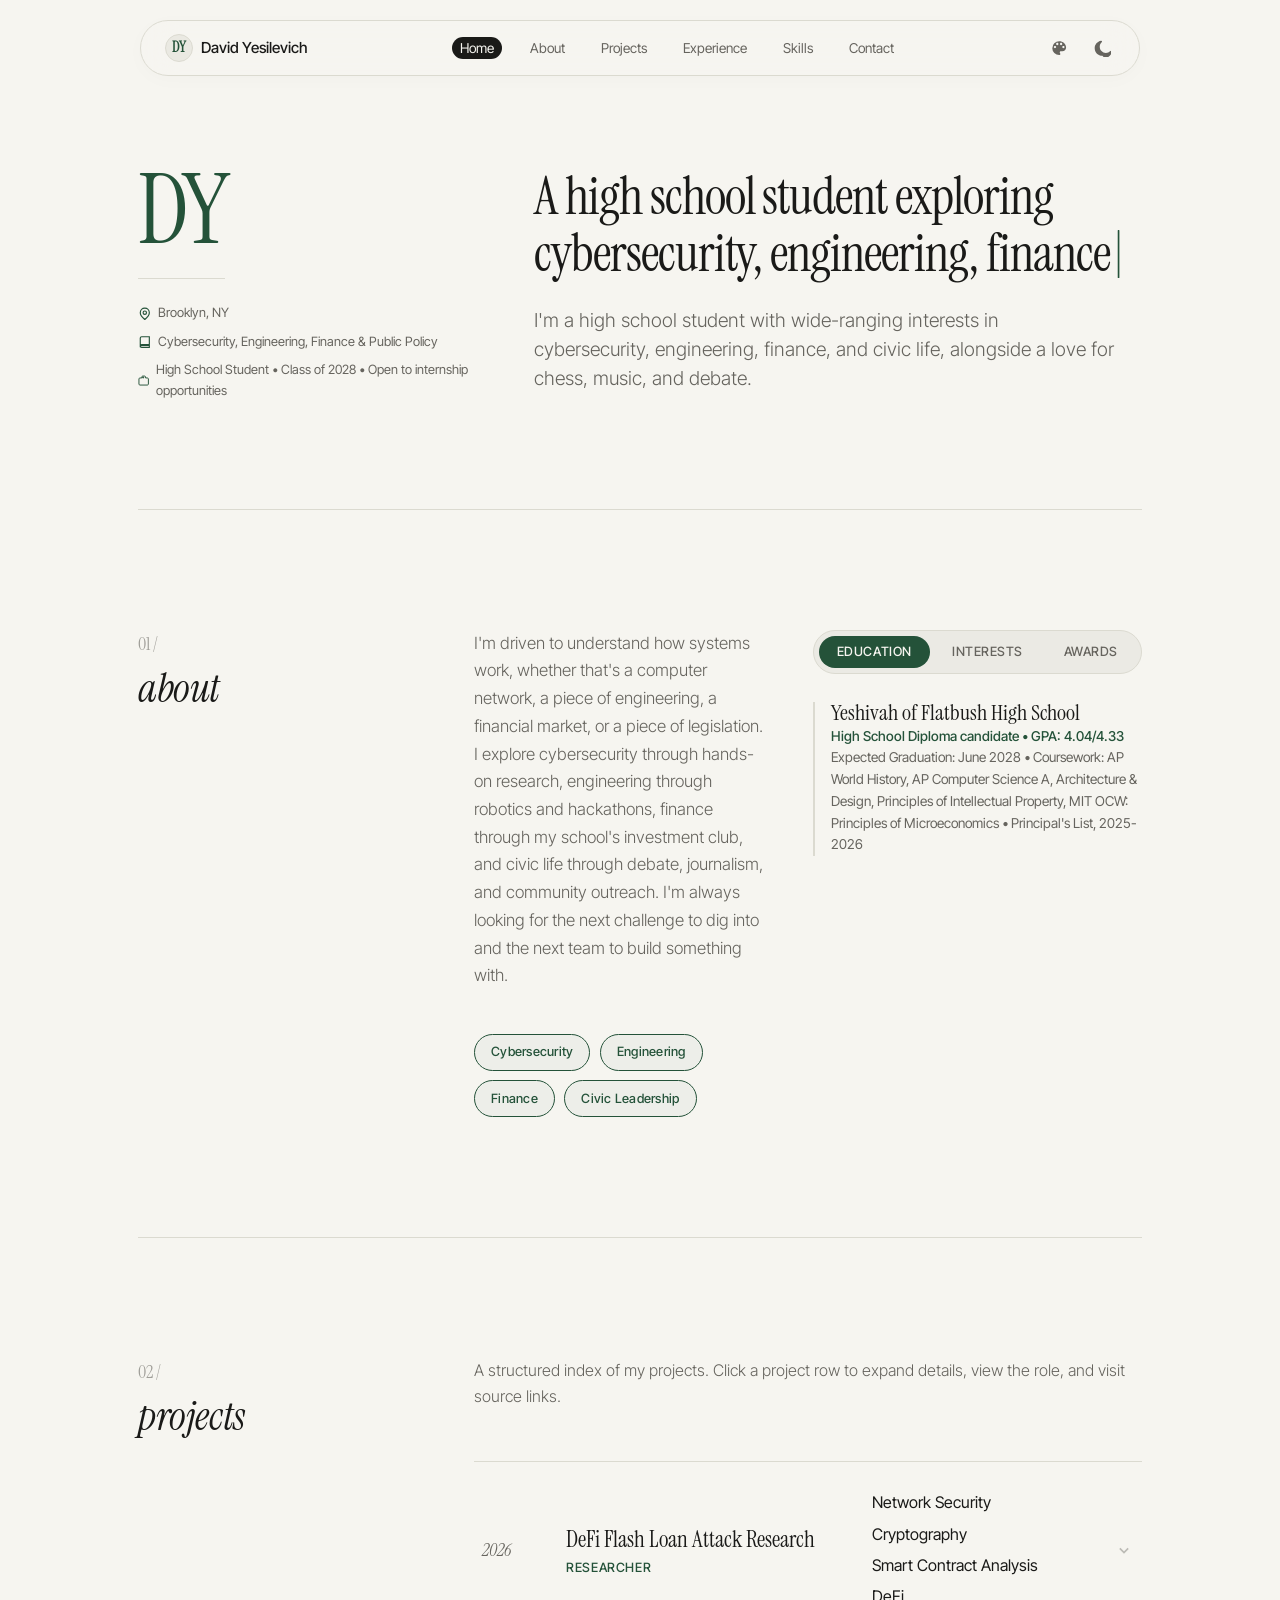
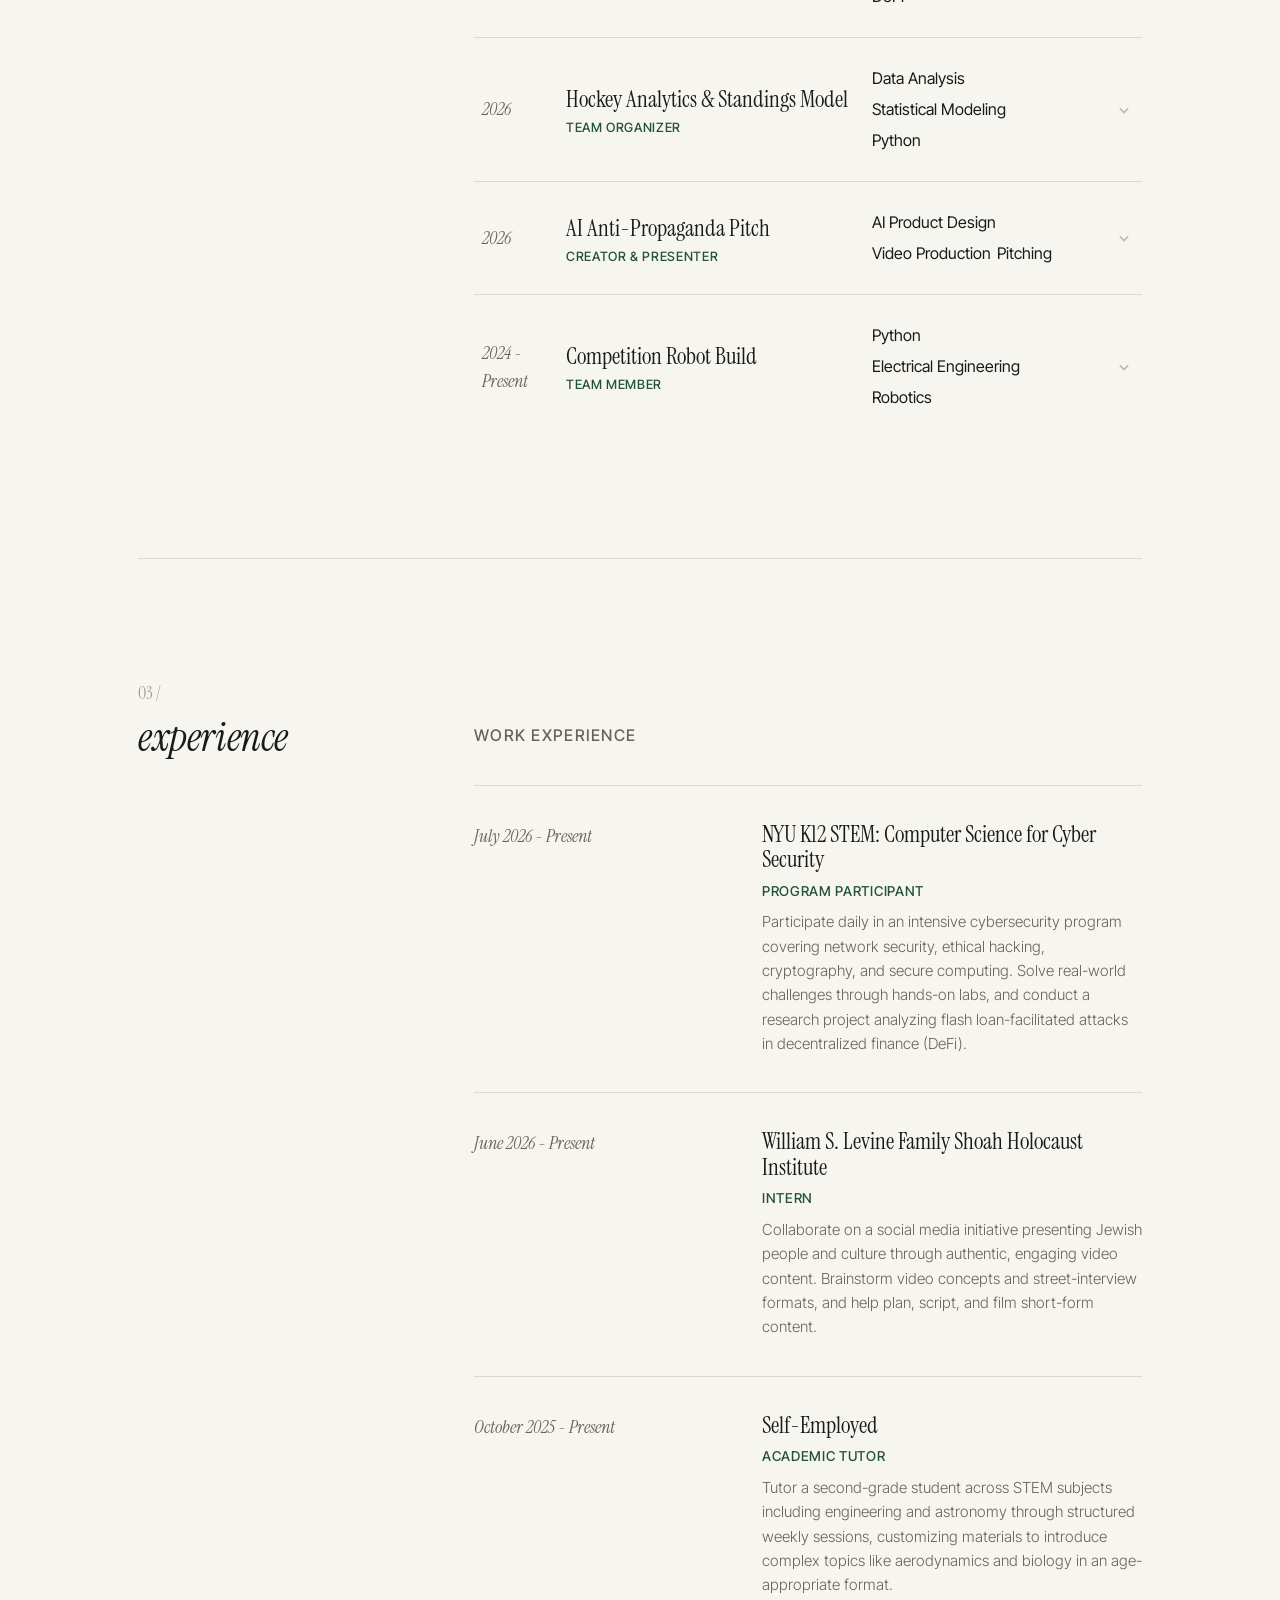
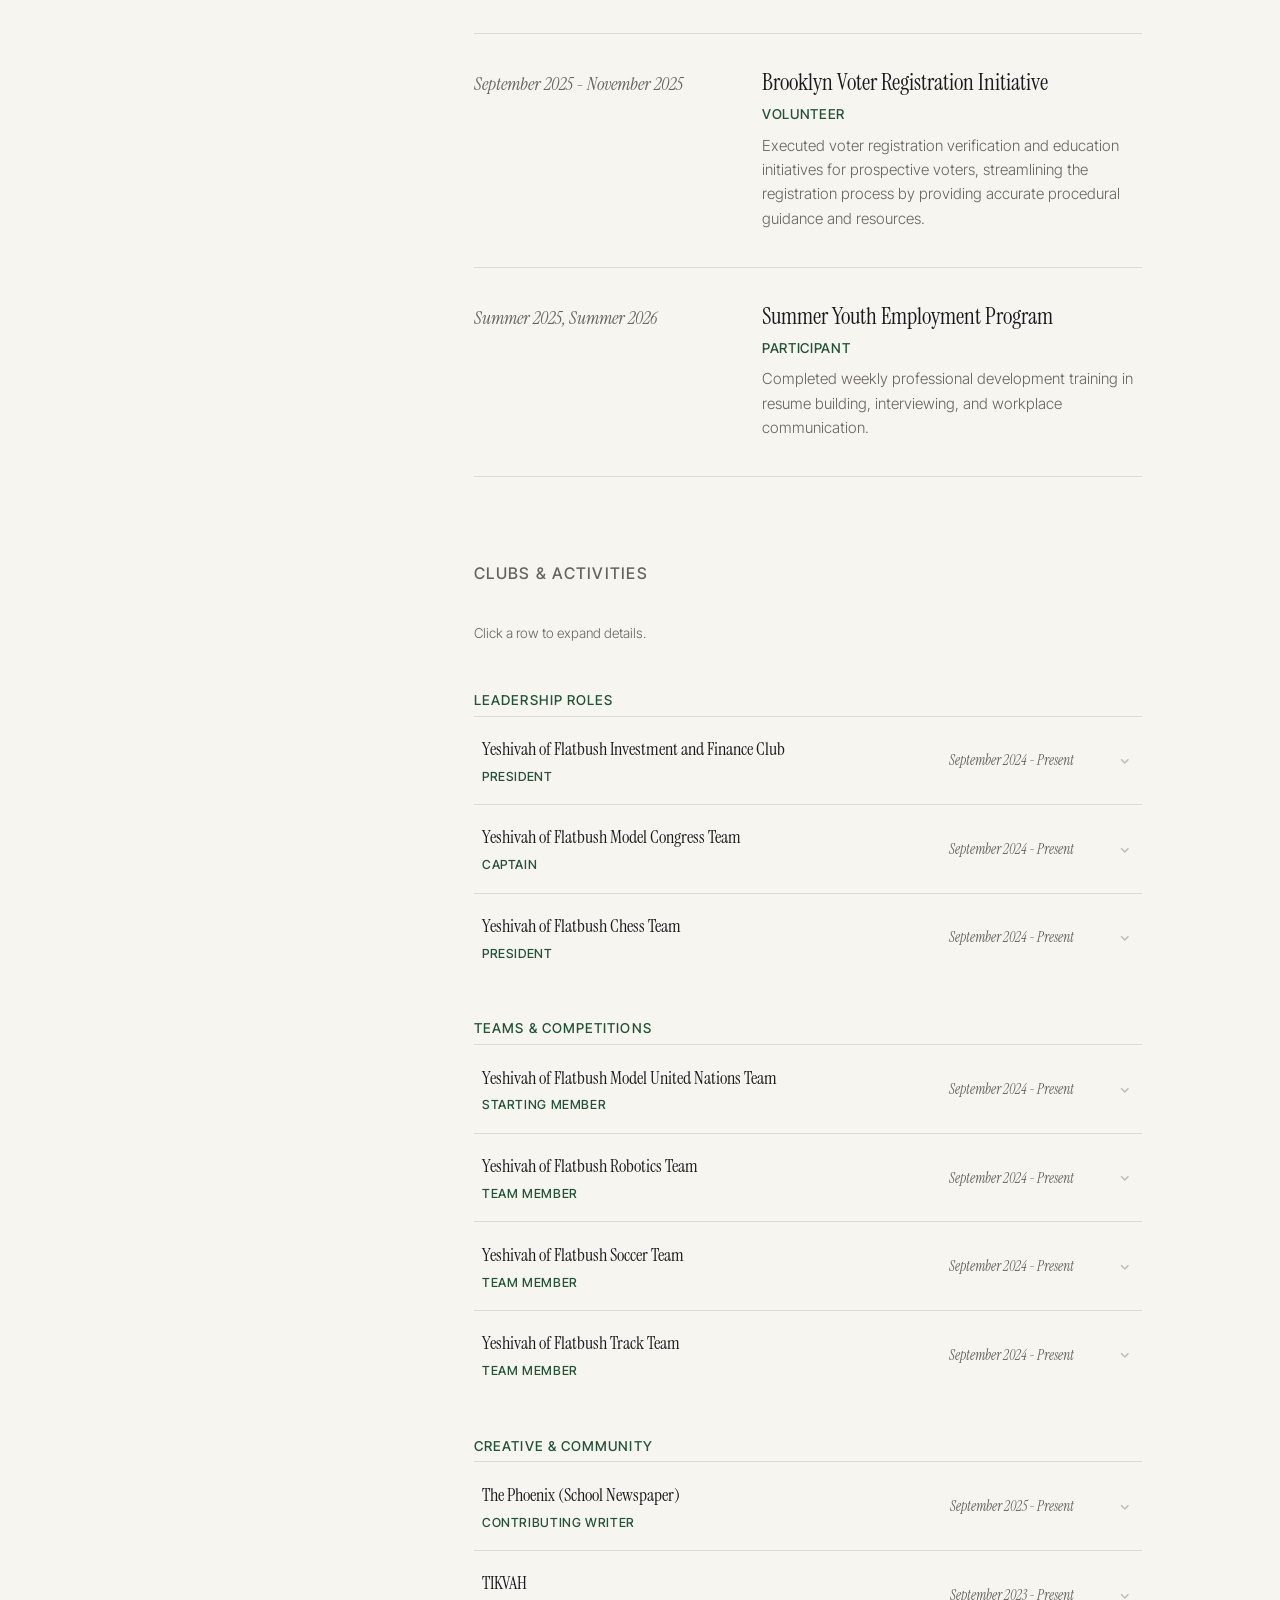
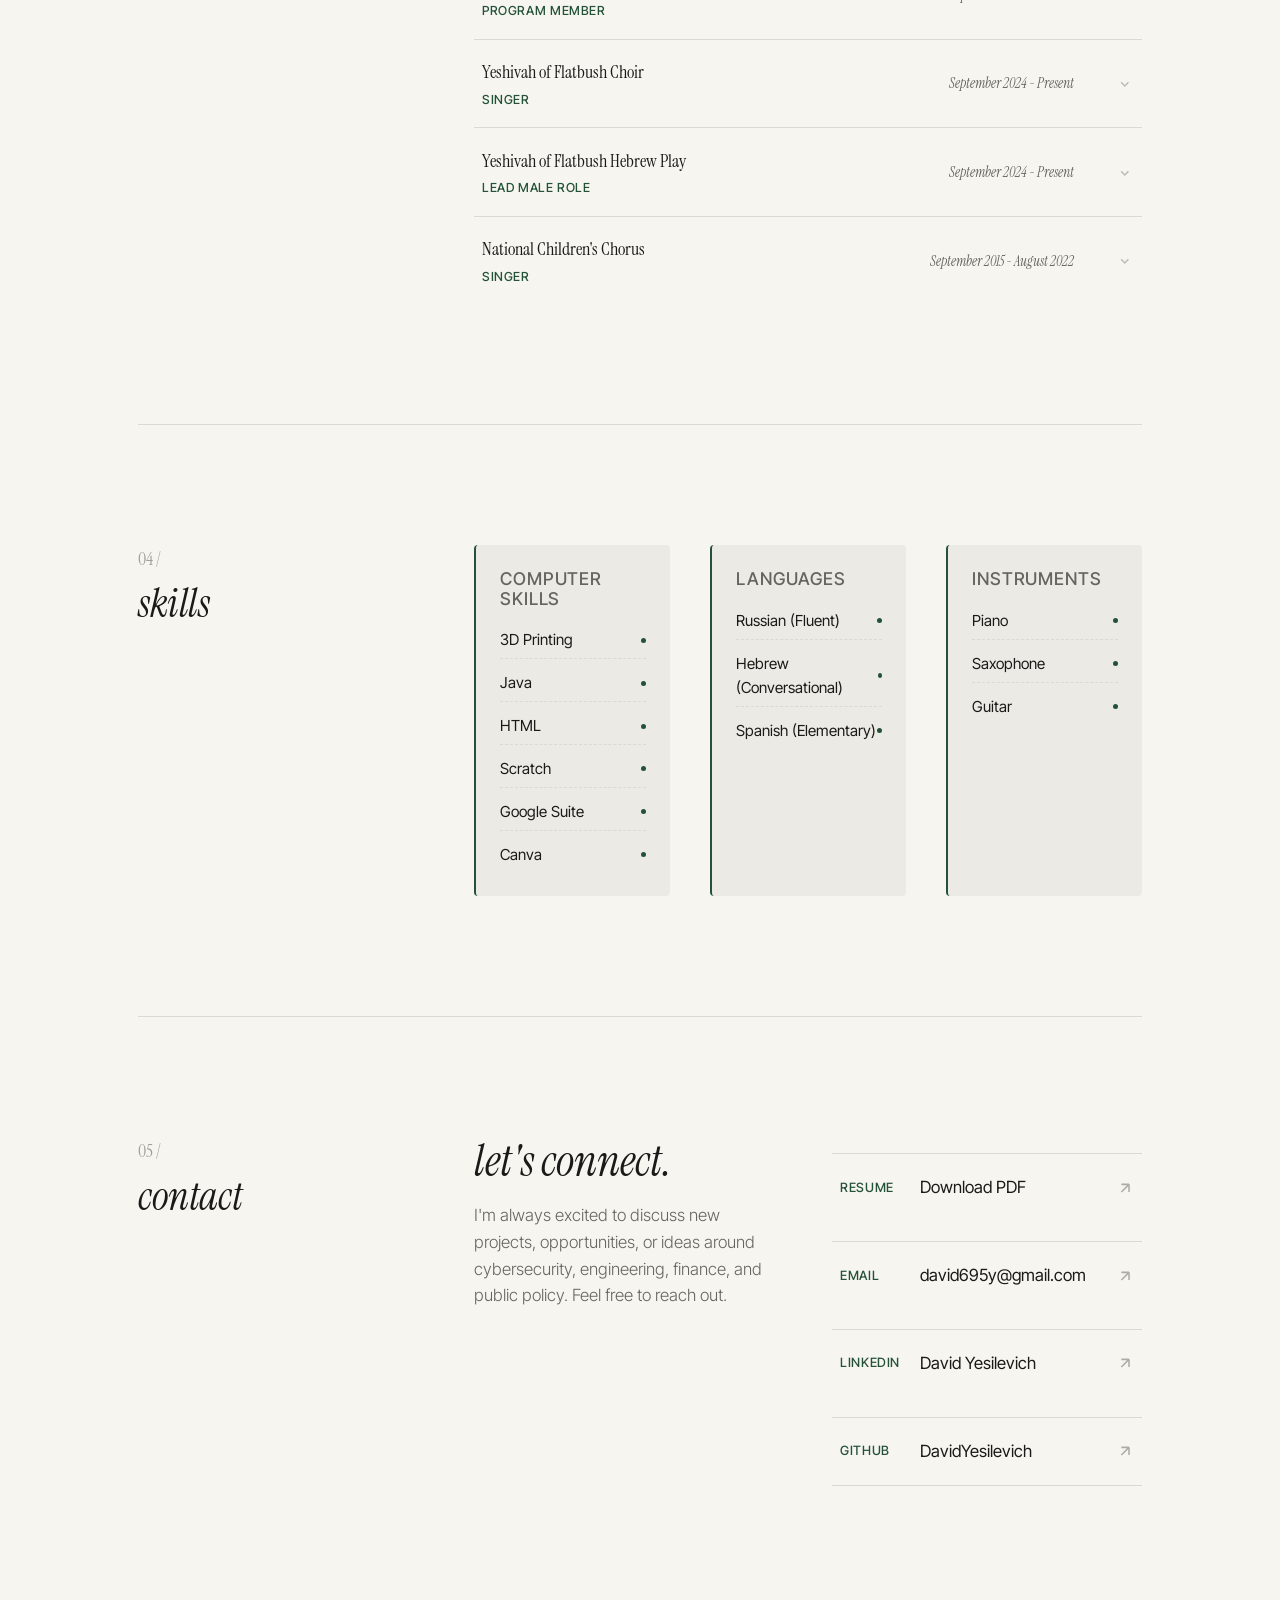
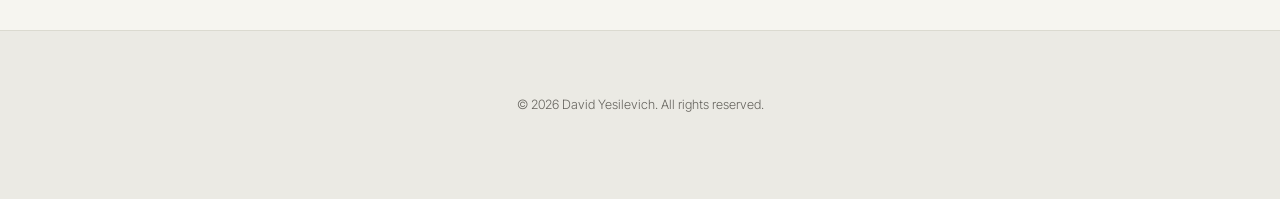
<file: index.html>
<!DOCTYPE html>
<html lang="en">
<head>
  <meta charset="UTF-8">
  <meta name="viewport" content="width=device-width, initial-scale=1.0">
  <title>Portfolio | Home</title>
  <meta name="description" content="Personal portfolio and project showcase. Built with a premium, asymmetric editorial layout.">
  <link rel="stylesheet" href="style.css">
</head>
<body id="home-page">

  <!-- ==========================================
       SCROLL PROGRESS BAR
       ========================================== -->
  <div id="scroll-progress"></div>

  <!-- ==========================================
       NAVIGATION HEADER
       ========================================== -->
  <header class="site-header">
    <div class="nav-container">
      <a href="#home" class="nav-brand" aria-label="Scroll to Top">
        <!-- Small monogram circle: populates initials, or photo if configured -->
        <div id="header-monogram-wrapper" class="brand-monogram" data-field="initials">YN</div>
        <span data-field="name">YOUR NAME</span>
      </a>
      
      <!-- Mobile Menu Button (Hamburger) -->
      <button class="mobile-menu-btn" id="mobile-menu-toggle" aria-label="Toggle navigation menu" aria-expanded="false">
        <svg fill="currentColor" viewBox="0 0 24 24">
          <path d="M3 18h18v-2H3v2zm0-5h18v-2H3v2zm0-7v2h18V6H3z"/>
        </svg>
      </button>
      
      <!-- Anchor Navigation Links -->
      <nav>
        <ul class="nav-links">
          <li><a href="#home" class="nav-link">Home</a></li>
          <li><a href="#about" class="nav-link">About</a></li>
          <li><a href="#projects" class="nav-link">Projects</a></li>
          <li><a href="#experience" class="nav-link">Experience</a></li>
          <li><a href="#skills" class="nav-link">Skills</a></li>
          <li><a href="#contact" class="nav-link">Contact</a></li>
        </ul>
      </nav>
      
      <!-- Control elements: Color Palette and Dark/Light Mode -->
      <div class="nav-controls">
        <!-- Dynamic Color Palette Picker -->
        <div class="color-picker-wrapper">
          <button class="palette-btn" id="palette-dropdown-btn" aria-label="Choose accent color" aria-haspopup="true" aria-expanded="false">
            <!-- Palette Icon -->
            <svg viewBox="0 0 24 24"><path d="M12 3a9 9 0 0 0 0 18c.83 0 1.5-.67 1.5-1.5 0-.39-.15-.74-.39-1.01-.23-.26-.38-.61-.38-.99 0-.83.67-1.5 1.5-1.5H16c2.76 0 5-2.24 5-5 0-4.42-4.03-8-9-8zm-5.5 9c-.83 0-1.5-.67-1.5-1.5S5.67 9 6.5 9 8 9.67 8 10.5 7.33 12 6.5 12zm3-4C8.67 8 8 7.33 8 6.5S8.67 5 9.5 5s1.5.67 1.5 1.5S10.33 8 9.5 8zm5 0c-.83 0-1.5-.67-1.5-1.5S13.67 5 14.5 5s1.5.67 1.5 1.5S15.33 8 14.5 8zm3 4c-.83 0-1.5-.67-1.5-1.5s.67-1.5 1.5-1.5 1.5.67 1.5 1.5-.67 1.5-1.5 1.5z"/></svg>
          </button>
          
          <!-- Dropdown Swatches Menu -->
          <div class="accent-dropdown" id="accent-swatches-menu" role="menu">
            <button class="swatch swatch-sage" data-accent="sage" aria-label="Sage Green" role="menuitem"></button>
            <button class="swatch swatch-ocean" data-accent="ocean" aria-label="Ocean Blue" role="menuitem"></button>
            <button class="swatch swatch-terracotta" data-accent="terracotta" aria-label="Terracotta Rust" role="menuitem"></button>
            <button class="swatch swatch-plum" data-accent="plum" aria-label="Plum Purple" role="menuitem"></button>
            <button class="swatch swatch-slate" data-accent="slate" aria-label="Slate Gray" role="menuitem"></button>
          </div>
        </div>
        
        <!-- Light / Dark Mode Toggle Button -->
        <button class="theme-toggle" id="theme-toggle-btn" aria-label="Toggle light and dark mode">
          <!-- Sun Icon (shown in dark mode) -->
          <svg class="sun-icon" viewBox="0 0 24 24"><path d="M12 7c-2.76 0-5 2.24-5 5s2.24 5 5 5 5-2.24 5-5-2.24-5-5-5zM2 13h2c.55 0 1-.45 1-1s-.45-1-1-1H2c-.55 0-1 .45-1 1s.45 1 1 1zm18 0h2c.55 0 1-.45 1-1s-.45-1-1-1h-2c-.55 0-1 .45-1 1s.45 1 1 1zM11 2v2c0 .55.45 1 1 1s1-.45 1-1V2c0-.55-.45-1-1-1s-1 .45-1 1zm0 18v2c0 .55.45 1 1 1s1-.45 1-1v-2c0-.55-.45-1-1-1s-1 .45-1 1zM5.99 4.58c-.39-.39-1.03-.39-1.41 0s-.39 1.03 0 1.41l1.06 1.06c.39.39 1.03.39 1.41 0s.39-1.03 0-1.41L5.99 4.58zm12.37 12.37c-.39-.39-1.03-.39-1.41 0s-.39 1.03 0 1.41l1.06 1.06c.39.39 1.03.39 1.41 0s.39-1.03 0-1.41l-1.06-1.06zm1.06-10.96c.39-.39.39-1.03 0-1.41s-1.03-.39-1.41 0l-1.06 1.06c-.39.39-.39 1.03 0 1.41s1.03.39 1.41 0l1.06-1.06zM7.05 18.01c.39-.39.39-1.03 0-1.41s-1.03-.39-1.41 0l-1.06 1.06c-.39.39-.39 1.03 0 1.41s1.03.39 1.41 0l1.06-1.06z"/></svg>
          <!-- Moon Icon (shown in light mode) -->
          <svg class="moon-icon" viewBox="0 0 24 24"><path d="M12.3 22h-.1c-5.5 0-10-4.5-10-10 0-4.8 3.5-8.9 8.3-9.7.7-.1 1.3.4 1.3 1.1 0 .4-.2.8-.5 1-1.6 1.5-2.5 3.6-2.5 5.8 0 4.4 3.6 8 8 8 2.2 0 4.3-.9 5.8-2.5.3-.3.7-.5 1.1-.5.7 0 1.2.6 1.1 1.3-.9 4.8-5 8.3-9.7 8.3z"/></svg>
        </button>
      </div>
    </div>
  </header>

  <!-- ==========================================
       MAIN SITE CONTENT
       ========================================== -->
  <main class="container">
    
    <!-- 0. HERO SECTION -->
    <section id="home" class="hero-section" aria-label="Introduction">
      <div class="hero-visual">
        <!-- Monogram initials or Custom Avatar image -->
        <!-- EDIT THIS IN script.js -> portfolioData.avatarUrl / initials -->
        <div id="hero-avatar-container">
          <!-- Populated dynamically: initials or image -->
          <div class="hero-monogram-circle" data-field="initials">YN</div>
        </div>
        
        <!-- Metadata: Location, Focus, Status -->
        <div class="hero-aside-meta">
          <div class="hero-meta-block">
            <svg viewBox="0 0 24 24"><path d="M12 2a8 8 0 00-8 8c0 5.25 8 12 8 12s8-6.75 8-12a8 8 0 00-8-8zm0 11a3 3 0 110-6 3 3 0 010 6z"/></svg>
            <span id="hero-location">YOUR CITY</span>
          </div>
          <div class="hero-meta-block">
            <svg viewBox="0 0 24 24"><path d="M4 19.5A2.5 2.5 0 016.5 17H20V3H6.5a2.5 2.5 0 00-2.5 2.5v14zM4 19.5A2.5 2.5 0 006.5 22H20v-3H6.5a2.5 2.5 0 00-2.5 2.5z"/></svg>
            <span id="hero-focus">YOUR FOCUS AREAS</span>
          </div>
          <div class="hero-meta-block">
            <svg viewBox="0 0 24 24"><path d="M20 6h-4V4c0-1.11-.89-2-2-2h-4c-1.11 0-2 .89-2 2v2H4c-1.11 0-1.99.89-1.99 2L2 19c0 1.11.89 2 2 2h16c1.11 0 2-.89 2-2V8c0-1.11-.89-2-2-2zm-8 0h-2V4h2v2z"/></svg>
            <span id="hero-status">YOUR CURRENT STATUS</span>
          </div>
        </div>
      </div>
      
      <div class="hero-text">
        <h1 class="hero-headline" id="hero-tagline">YOUR TAGLINE</h1>
        <p class="hero-intro" id="hero-intro">YOUR SHORT BIO DESCRIPTION</p>
      </div>
    </section>

    <!-- 1. ABOUT SECTION -->
    <section id="about" class="editorial-section scroll-section" aria-labelledby="about-title">
      <div class="section-aside">
        <span class="section-num">01 /</span>
        <h2 id="about-title">about</h2>
      </div>
      <div class="section-content">
        <div class="about-grid">
          <!-- Story Block -->
          <!-- EDIT THIS IN script.js -> portfolioData.about.long -->
          <div class="about-body-wrap">
            <div class="about-body" id="about-long">
              <!-- Populated dynamically -->
            </div>

            <!-- Focus Chips: interactive tags linking to relevant sections -->
            <!-- EDIT THIS IN script.js -> portfolioData.focusChips -->
            <div class="focus-chips" id="focus-chips-container">
              <!-- Populated dynamically -->
            </div>
          </div>
          
          <!-- Details Block: tabbed Education / Interests / Awards -->
          <div class="about-extra">
            <div class="about-tabs" role="tablist" aria-label="About details">
              <button class="about-tab active" data-tab="education" role="tab" aria-selected="true" aria-controls="education-panel" id="tab-education">Education</button>
              <button class="about-tab" data-tab="interests" role="tab" aria-selected="false" aria-controls="interests-panel" id="tab-interests">Interests</button>
              <button class="about-tab" data-tab="awards" role="tab" aria-selected="false" aria-controls="awards-panel" id="tab-awards">Awards</button>
            </div>

            <!-- Education Panel -->
            <!-- EDIT THIS IN script.js -> portfolioData.education -->
            <div class="about-tab-panel active" data-panel="education" id="education-panel" role="tabpanel" aria-labelledby="tab-education">
              <div id="education-container">
                <!-- Populated dynamically -->
              </div>
            </div>
            
            <!-- Interests Panel -->
            <!-- EDIT THIS IN script.js -> portfolioData.interests -->
            <div class="about-tab-panel" data-panel="interests" id="interests-panel" role="tabpanel" aria-labelledby="tab-interests" hidden>
              <div id="interests-container">
                <!-- Populated dynamically -->
              </div>
            </div>

            <!-- Awards Panel -->
            <!-- EDIT THIS IN script.js -> portfolioData.awards -->
            <div class="about-tab-panel" data-panel="awards" id="awards-panel" role="tabpanel" aria-labelledby="tab-awards" hidden>
              <div id="awards-container">
                <!-- Populated dynamically -->
              </div>
            </div>
          </div>
        </div>
      </div>
    </section>

    <!-- 2. PROJECTS SECTION -->
    <section id="projects" class="editorial-section scroll-section" aria-labelledby="projects-title">
      <div class="section-aside">
        <span class="section-num">02 /</span>
        <h2 id="projects-title">projects</h2>
      </div>
      <div class="section-content">
        <p>A structured index of my projects. Click a project row to expand details, view the role, and visit source links.</p>
        
        <!-- Interactive Projects Table Container -->
        <!-- EDIT THIS IN script.js -> portfolioData.projects -->
        <div class="projects-table" id="projects-table-container">
          <!-- Populated dynamically -->
        </div>
      </div>
    </section>

    <!-- 3. EXPERIENCE SECTION -->
    <section id="experience" class="editorial-section scroll-section" aria-labelledby="experience-title">
      <div class="section-aside">
        <span class="section-num">03 /</span>
        <h2 id="experience-title">experience</h2>
      </div>
      <div class="section-content">
        <!-- Work Experience Timeline Grid -->
        <!-- EDIT THIS IN script.js -> portfolioData.experience -->
        <h3 class="subsection-heading">Work Experience</h3>
        <div class="timeline" id="experience-container">
          <!-- Populated dynamically -->
        </div>

        <!-- Clubs & Activities Accordion -->
        <!-- EDIT THIS IN script.js -> portfolioData.clubs -->
        <h3 class="subsection-heading">Clubs &amp; Activities</h3>
        <p class="subsection-note">Click a row to expand details.</p>
        <div class="clubs-accordion" id="clubs-container">
          <!-- Populated dynamically -->
        </div>
      </div>
    </section>

    <!-- 4. SKILLS SECTION -->
    <section id="skills" class="editorial-section scroll-section" aria-labelledby="skills-title">
      <div class="section-aside">
        <span class="section-num">04 /</span>
        <h2 id="skills-title">skills</h2>
      </div>
      <div class="section-content">
        <!-- Categorized Skills Grid -->
        <!-- EDIT THIS IN script.js -> portfolioData.skills -->
        <div class="skills-columns" id="skills-container">
          <!-- Populated dynamically -->
        </div>
      </div>
    </section>

    <!-- 5. CONTACT SECTION -->
    <section id="contact" class="editorial-section scroll-section" aria-labelledby="contact-title">
      <div class="section-aside">
        <span class="section-num">05 /</span>
        <h2 id="contact-title">contact</h2>
      </div>
      <div class="section-content">
        <div class="contact-grid">
          <div class="contact-text">
            <h3>let's connect.</h3>
            <p id="contact-intro">YOUR CONTACT CTA INTRO</p>
          </div>
          
          <div class="contact-links-list">
            <!-- Resume -->
            <a href="#" class="contact-row-link" id="contact-resume-row" target="_blank" rel="noopener noreferrer" aria-label="Download resume">
              <span class="label">Resume</span>
              <span class="value contact-value">YOUR RESUME</span>
              <span class="arrow">
                <svg viewBox="0 0 24 24"><path d="M7 17L17 7M17 7H7M17 7V17"/></svg>
              </span>
            </a>

            <!-- Email -->
            <a href="#" class="contact-row-link" id="contact-email-row" aria-label="Send email">
              <span class="label">Email</span>
              <span class="value contact-value">YOUR EMAIL</span>
              <span class="arrow">
                <svg viewBox="0 0 24 24"><path d="M7 17L17 7M17 7H7M17 7V17"/></svg>
              </span>
            </a>

            <!-- LinkedIn -->
            <a href="#" class="contact-row-link" id="contact-linkedin-row" target="_blank" rel="noopener noreferrer" aria-label="Visit LinkedIn Profile">
              <span class="label">LinkedIn</span>
              <span class="value contact-value">YOUR LINKEDIN URL</span>
              <span class="arrow">
                <svg viewBox="0 0 24 24"><path d="M7 17L17 7M17 7H7M17 7V17"/></svg>
              </span>
            </a>

            <!-- GitHub -->
            <a href="#" class="contact-row-link" id="contact-github-row" target="_blank" rel="noopener noreferrer" aria-label="Visit GitHub Profile">
              <span class="label">GitHub</span>
              <span class="value contact-value">YOUR GITHUB URL</span>
              <span class="arrow">
                <svg viewBox="0 0 24 24"><path d="M7 17L17 7M17 7H7M17 7V17"/></svg>
              </span>
            </a>
          </div>
        </div>
      </div>
    </section>

  </main>

  <!-- ==========================================
       FOOTER
       ========================================== -->
  <footer>
    <div class="container">
      <p>&copy; <span id="footer-year">2026</span> <span data-field="name">YOUR NAME</span>. All rights reserved.</p>
    </div>
  </footer>

  <!-- Unified Engine script loading -->
  <script src="script.js"></script>
</body>
</html>
</file>
<file: style.css>
/* ==========================================================================
   STYLE REDESIGN: PREMIUM EDITORIAL VISUAL SYSTEM (style.css)
   ========================================================================== */

/* --- Google Fonts Import --- */
@import url('https://fonts.googleapis.com/css2?family=Instrument+Serif:ital@0;1&family=Inter+Tight:ital,wght@0,100..900;1,100..900&display=swap');

:root {
  /* Fonts */
  --font-serif: 'Instrument Serif', Georgia, serif;
  --font-sans: 'Inter Tight', system-ui, -apple-system, sans-serif;

  /* Accent Color Palettes (Contrast-vetted for Light and Dark Modes) */
  --sage-light: #245239;
  --sage-dark: #81c7a5;
  --ocean-light: #16405c;
  --ocean-dark: #78add2;
  --terracotta-light: #943d2c;
  --terracotta-dark: #eb8f7e;
  --plum-light: #6e2a53;
  --plum-dark: #d68bbe;
  --slate-light: #3e4654;
  --slate-dark: #a9b7cc;

  /* Default Light Theme (Warm Paper Aesthetics) */
  --bg-color: #f6f5f0;
  --bg-surface: #ebeae4;
  --text-color: #1a1a18;
  --text-muted: #66645e;
  --border-color: #dbdad0;
  --focus-ring: rgba(0, 0, 0, 0.08);
  --monogram-bg: #eae9e2;
  --scrollbar-bg: #e2e1d7;

  /* Active Accent Variable - Default to Sage */
  --accent-color: var(--sage-light);
  --accent-trans: rgba(36, 82, 57, 0.04);
  --accent-trans-strong: rgba(36, 82, 57, 0.12);
}

/* Dark Theme Overrides */
[data-theme="dark"] {
  --bg-color: #0d0d0c;
  --bg-surface: #161615;
  --text-color: #e6e5df;
  --text-muted: #94928b;
  --border-color: #242422;
  --focus-ring: rgba(255, 255, 255, 0.06);
  --monogram-bg: #1c1c1b;
  --scrollbar-bg: #1d1d1c;

  /* Active Accent Variable - Default to Sage */
  --accent-color: var(--sage-dark);
  --accent-trans: rgba(129, 199, 165, 0.05);
  --accent-trans-strong: rgba(129, 199, 165, 0.15);
}

/* --- Dynamic Accent Swatch Mappings --- */
/* Light Mode Accents */
[data-accent="sage"] {
  --accent-color: var(--sage-light);
  --accent-trans: rgba(36, 82, 57, 0.04);
  --accent-trans-strong: rgba(36, 82, 57, 0.12);
}

[data-accent="ocean"] {
  --accent-color: var(--ocean-light);
  --accent-trans: rgba(22, 64, 92, 0.04);
  --accent-trans-strong: rgba(22, 64, 92, 0.12);
}

[data-accent="terracotta"] {
  --accent-color: var(--terracotta-light);
  --accent-trans: rgba(148, 61, 44, 0.04);
  --accent-trans-strong: rgba(148, 61, 44, 0.12);
}

[data-accent="plum"] {
  --accent-color: var(--plum-light);
  --accent-trans: rgba(110, 42, 83, 0.04);
  --accent-trans-strong: rgba(110, 42, 83, 0.12);
}

[data-accent="slate"] {
  --accent-color: var(--slate-light);
  --accent-trans: rgba(62, 70, 84, 0.04);
  --accent-trans-strong: rgba(62, 70, 84, 0.12);
}

/* Dark Mode Accents */
[data-theme="dark"][data-accent="sage"] {
  --accent-color: var(--sage-dark);
  --accent-trans: rgba(129, 199, 165, 0.05);
  --accent-trans-strong: rgba(129, 199, 165, 0.15);
}

[data-theme="dark"][data-accent="ocean"] {
  --accent-color: var(--ocean-dark);
  --accent-trans: rgba(120, 173, 210, 0.05);
  --accent-trans-strong: rgba(120, 173, 210, 0.15);
}

[data-theme="dark"][data-accent="terracotta"] {
  --accent-color: var(--terracotta-dark);
  --accent-trans: rgba(235, 143, 126, 0.05);
  --accent-trans-strong: rgba(235, 143, 126, 0.15);
}

[data-theme="dark"][data-accent="plum"] {
  --accent-color: var(--plum-dark);
  --accent-trans: rgba(214, 139, 190, 0.05);
  --accent-trans-strong: rgba(214, 139, 190, 0.15);
}

[data-theme="dark"][data-accent="slate"] {
  --accent-color: var(--slate-dark);
  --accent-trans: rgba(169, 183, 204, 0.05);
  --accent-trans-strong: rgba(169, 183, 204, 0.15);
}

/* --- Reset & Base Styles --- */
* {
  box-sizing: border-box;
  margin: 0;
  padding: 0;
}

html {
  scroll-behavior: smooth;
  scroll-padding-top: 5rem;
  /* Matches sticky navigation header height */
  background-color: var(--bg-color);
  color: var(--text-color);
  font-family: var(--font-sans);
  font-size: 16px;
  line-height: 1.6;
  transition: background-color 0.4s ease, color 0.4s ease, border-color 0.4s ease;
}

body {
  min-height: 100vh;
  display: flex;
  flex-direction: column;
  overflow-x: hidden;
}

/* Typography Customization */
h1,
h2,
h3,
h4 {
  font-family: var(--font-serif);
  font-weight: 400;
  line-height: 1.1;
  color: var(--text-color);
}

p {
  color: var(--text-muted);
  font-weight: 300;
  margin-bottom: 1.25rem;
}

a {
  color: var(--accent-color);
  text-decoration: none;
  transition: opacity 0.2s ease, color 0.2s ease;
}

a:hover {
  opacity: 0.85;
}

/* --- Scroll Progress Bar --- */
#scroll-progress {
  position: fixed;
  top: 0;
  left: 0;
  width: 0%;
  height: 2px;
  background-color: var(--accent-color);
  z-index: 2000;
  transition: width 0.05s ease, background-color 0.4s ease;
}

/* --- Layout Grid --- */
.container {
  width: 100%;
  max-width: 1100px;
  margin: 0 auto;
  padding: 0 3rem;
}

main {
  flex: 1;
}

/* Section Structures: Offset columns instead of plain grids */
.editorial-section {
  display: grid;
  grid-template-columns: 280px 1fr;
  gap: 3.5rem;
  padding: 7.5rem 0;
  border-bottom: 1px solid var(--border-color);
}

.editorial-section:last-of-type {
  border-bottom: none;
  padding-bottom: 9rem;
}

.section-aside {
  position: sticky;
  top: 7rem;
  align-self: start;
}

.section-aside .section-num {
  font-family: var(--font-serif);
  font-size: 1.1rem;
  color: var(--text-muted);
  opacity: 0.6;
  display: block;
  margin-bottom: 0.5rem;
}

.section-aside h2 {
  font-size: 2.5rem;
  font-style: italic;
  letter-spacing: -0.01em;
  color: var(--text-color);
}

.section-content {
  display: flex;
  flex-direction: column;
  gap: 2rem;
}

/* --- Floating Sticky Navigation --- */
header.site-header {
  position: fixed;
  top: 1.25rem;
  left: 50%;
  transform: translateX(-50%);
  width: calc(100% - 4rem);
  max-width: 1000px;
  height: 3.5rem;
  background-color: rgba(246, 245, 240, 0.75);
  backdrop-filter: blur(16px);
  -webkit-backdrop-filter: blur(16px);
  border: 1px solid var(--border-color);
  border-radius: 40px;
  z-index: 1500;
  transition: background-color 0.4s ease, border-color 0.4s ease, box-shadow 0.3s ease;
  box-shadow: 0 4px 20px rgba(0, 0, 0, 0.02);
}

[data-theme="dark"] header.site-header {
  background-color: rgba(13, 13, 12, 0.75);
  box-shadow: 0 4px 20px rgba(0, 0, 0, 0.2);
}

.nav-container {
  height: 100%;
  display: flex;
  align-items: center;
  justify-content: space-between;
  padding: 0 1.5rem;
}

.nav-brand {
  display: flex;
  align-items: center;
  gap: 0.5rem;
  font-weight: 500;
  font-size: 0.95rem;
  color: var(--text-color);
  z-index: 1001;
}

.nav-brand:hover {
  opacity: 1;
}

.brand-monogram {
  width: 1.75rem;
  height: 1.75rem;
  border-radius: 50%;
  background-color: var(--monogram-bg);
  border: 1px solid var(--border-color);
  display: flex;
  align-items: center;
  justify-content: center;
  font-family: var(--font-serif);
  font-size: 0.85rem;
  color: var(--accent-color);
  font-weight: 600;
  transition: transform 0.2s ease;
}

.nav-brand:hover .brand-monogram {
  transform: scale(1.05);
}

.nav-links {
  display: flex;
  gap: 1.25rem;
  list-style: none;
}

.nav-link {
  color: var(--text-muted);
  font-size: 0.85rem;
  font-weight: 400;
  position: relative;
  padding: 0.2rem 0.5rem;
  border-radius: 20px;
  transition: color 0.2s, background-color 0.2s;
}

.nav-link:hover {
  color: var(--text-color);
  background-color: var(--bg-surface);
}

.nav-link.active {
  color: var(--bg-color);
  background-color: var(--text-color);
}

/* Controls (Palette + Theme Toggler) */
.nav-controls {
  display: flex;
  align-items: center;
  gap: 1rem;
}

/* Dropdown color picker container */
.color-picker-wrapper {
  position: relative;
}

.palette-btn {
  background: none;
  border: none;
  cursor: pointer;
  color: var(--text-muted);
  display: flex;
  align-items: center;
  justify-content: center;
  padding: 0.25rem;
  border-radius: 50%;
  transition: color 0.2s, transform 0.2s;
}

.palette-btn:hover {
  color: var(--text-color);
  transform: rotate(30deg);
}

.palette-btn svg {
  width: 1.15rem;
  height: 1.15rem;
  fill: currentColor;
}

/* Swatches overlay */
.accent-dropdown {
  position: absolute;
  top: 2.5rem;
  right: -0.5rem;
  background-color: var(--bg-color);
  border: 1px solid var(--border-color);
  padding: 0.5rem;
  border-radius: 8px;
  display: flex;
  gap: 0.35rem;
  box-shadow: 0 10px 25px rgba(0, 0, 0, 0.05);
  opacity: 0;
  visibility: hidden;
  transform: translateY(-5px);
  transition: opacity 0.2s, visibility 0.2s, transform 0.2s;
  z-index: 1600;
}

[data-theme="dark"] .accent-dropdown {
  box-shadow: 0 10px 25px rgba(0, 0, 0, 0.3);
}

.accent-dropdown.show {
  opacity: 1;
  visibility: visible;
  transform: translateY(0);
}

.swatch {
  width: 1rem;
  height: 1rem;
  border-radius: 50%;
  border: 1px solid transparent;
  cursor: pointer;
  transition: transform 0.2s;
}

.swatch:hover {
  transform: scale(1.25);
}

.swatch.active {
  border-color: var(--text-color);
  transform: scale(1.15);
}

.swatch-sage {
  background-color: #3b7e5b;
}

.swatch-ocean {
  background-color: #2b6b96;
}

.swatch-terracotta {
  background-color: #c75640;
}

.swatch-plum {
  background-color: #9e437c;
}

.swatch-slate {
  background-color: #5c687d;
}

.theme-toggle {
  background: none;
  border: none;
  cursor: pointer;
  color: var(--text-muted);
  display: flex;
  align-items: center;
  justify-content: center;
  padding: 0.25rem;
  border-radius: 50%;
  transition: color 0.2s, background-color 0.2s;
}

.theme-toggle:hover {
  color: var(--text-color);
  background-color: var(--bg-surface);
}

.theme-toggle svg {
  width: 1.15rem;
  height: 1.15rem;
  fill: currentColor;
}

.theme-toggle .sun-icon {
  display: none;
}

.theme-toggle .moon-icon {
  display: block;
}

[data-theme="dark"] .theme-toggle .sun-icon {
  display: block;
}

[data-theme="dark"] .theme-toggle .moon-icon {
  display: none;
}

.mobile-menu-btn {
  display: none;
  background: none;
  border: none;
  color: var(--text-color);
  cursor: pointer;
}

.mobile-menu-btn svg {
  width: 1.35rem;
  height: 1.35rem;
}

/* --- Hero Section (`#home`) --- */
.hero-section {
  display: grid;
  grid-template-columns: 340px 1fr;
  gap: 3.5rem;
  padding-top: 10.5rem;
  padding-bottom: 6rem;
  border-bottom: 1px solid var(--border-color);
}

.hero-visual {
  display: flex;
  flex-direction: column;
  gap: 1.5rem;
  align-items: flex-start;
}

.hero-monogram-circle {
  font-family: var(--font-serif);
  font-size: clamp(3.5rem, 9vw, 6rem);
  line-height: 0.9;
  letter-spacing: -0.04em;
  color: var(--accent-color);
  font-weight: 500;
  text-transform: uppercase;
  border-bottom: 1px solid var(--border-color);
  width: 100%;
  padding-bottom: 1.5rem;
  display: flex;
  align-items: flex-end;
}

.hero-avatar-circle-img {
  width: 7.5rem;
  height: 7.5rem;
  border-radius: 50%;
  object-fit: cover;
  border: 1px solid var(--border-color);
  margin-bottom: 1rem;
}

.hero-aside-meta {
  font-size: 0.8rem;
  color: var(--text-muted);
  display: flex;
  flex-direction: column;
  gap: 0.5rem;
}

.hero-meta-block {
  display: flex;
  align-items: center;
  gap: 0.4rem;
}

.hero-meta-block svg {
  width: 0.85rem;
  height: 0.85rem;
  stroke: var(--accent-color);
  stroke-width: 2;
  fill: none;
}

.hero-text {
  display: flex;
  flex-direction: column;
  justify-content: center;
  gap: 1.5rem;
}

.hero-headline {
  font-size: clamp(2rem, 5.2vw, 3.25rem);
  line-height: 1.1;
  letter-spacing: -0.02em;
}

.hero-headline.typing-cursor::after {
  content: "|";
  display: inline-block;
  margin-left: 2px;
  color: var(--accent-color);
  animation: cursor-blink 0.9s step-end infinite;
}

@keyframes cursor-blink {
  0%, 50% { opacity: 1; }
  50.01%, 100% { opacity: 0; }
}

.hero-intro {
  font-size: clamp(1.05rem, 2vw, 1.2rem);
  line-height: 1.5;
  color: var(--text-muted);
  max-width: 580px;
}

/* --- About Section (`#about`) --- */
.about-grid {
  display: grid;
  grid-template-columns: 1fr 1fr;
  gap: 3rem;
}

.about-body-wrap {
  display: flex;
  flex-direction: column;
  gap: 1.5rem;
}

.about-body {
  font-size: 1.05rem;
  line-height: 1.65;
}

.focus-chips {
  display: flex;
  flex-wrap: wrap;
  gap: 0.6rem;
}

.focus-chip {
  display: inline-flex;
  align-items: center;
  padding: 0.45rem 1rem;
  font-size: 0.8rem;
  font-weight: 500;
  letter-spacing: 0.02em;
  color: var(--accent-color);
  border: 1px solid var(--accent-color);
  border-radius: 999px;
  background-color: var(--accent-trans);
  transition: background-color 0.2s, color 0.2s;
}

.focus-chip:hover {
  background-color: var(--accent-color);
  color: var(--bg-color);
}

.about-extra {
  display: flex;
  flex-direction: column;
}

.about-tabs {
  display: inline-flex;
  gap: 0.25rem;
  padding: 0.3rem;
  border-radius: 999px;
  background-color: var(--bg-surface);
  border: 1px solid var(--border-color);
  margin-bottom: 1.75rem;
}

.about-tab {
  padding: 0.55rem 1.15rem;
  border-radius: 999px;
  font-family: var(--font-sans);
  font-size: 0.8rem;
  font-weight: 500;
  text-transform: uppercase;
  letter-spacing: 0.04em;
  color: var(--text-muted);
  background-color: transparent;
  border: none;
  cursor: pointer;
  transition: background-color 0.2s, color 0.2s;
}

.about-tab:hover {
  color: var(--text-color);
}

.about-tab.active {
  color: var(--bg-color);
  background-color: var(--accent-color);
}

.about-tab.active:hover {
  color: var(--bg-color);
}

.about-tab-panel {
  animation: fade-in 0.25s ease;
}

@keyframes fade-in {
  from { opacity: 0; transform: translateY(4px); }
  to { opacity: 1; transform: translateY(0); }
}

.award-row {
  display: flex;
  align-items: baseline;
  gap: 0.6rem;
  padding: 0.5rem 0;
  border-top: 1px dashed var(--border-color);
}

.award-row:first-of-type {
  border-top: none;
}

.award-icon {
  flex-shrink: 0;
  color: var(--accent-color);
  opacity: 0.8;
}

.award-icon svg {
  width: 0.9rem;
  height: 0.9rem;
  fill: currentColor;
}

.award-text {
  font-size: 0.85rem;
  color: var(--text-muted);
  line-height: 1.4;
}

.award-text strong {
  color: var(--text-color);
  font-weight: 500;
}

.edu-row {
  border-left: 2px solid var(--border-color);
  padding-left: 1rem;
  margin-bottom: 1.25rem;
}

.edu-school {
  font-family: var(--font-serif);
  font-size: 1.35rem;
  color: var(--text-color);
}

.edu-degree {
  font-size: 0.85rem;
  font-weight: 500;
  color: var(--accent-color);
}

.edu-details {
  font-size: 0.85rem;
  color: var(--text-muted);
}

.interest-row {
  margin-bottom: 1rem;
}

.interest-name {
  font-weight: 500;
  font-size: 0.95rem;
  color: var(--text-color);
  display: block;
}

.interest-desc {
  font-size: 0.85rem;
  color: var(--text-muted);
}

/* --- Projects Section (`#projects`) --- */
.projects-table {
  display: flex;
  flex-direction: column;
}

.project-row {
  display: grid;
  grid-template-columns: 60px 1.5fr 1fr 50px;
  gap: 1.5rem;
  align-items: center;
  padding: 1.75rem 0.5rem;
  border-top: 1px solid var(--border-color);
  transition: background-color 0.25s, border-color 0.25s;
  cursor: pointer;
  position: relative;
}

.project-row:last-of-type {
  border-bottom: 1px solid var(--border-color);
}

.project-row:hover {
  background-color: var(--accent-trans);
  border-color: var(--accent-color);
}

.proj-year {
  font-family: var(--font-serif);
  font-style: italic;
  color: var(--text-muted);
  font-size: 1.1rem;
}

.proj-main {
  display: flex;
  flex-direction: column;
}

.proj-title {
  font-family: var(--font-serif);
  font-size: 1.45rem;
  color: var(--text-color);
  font-weight: 400;
}

.proj-role {
  font-size: 0.8rem;
  color: var(--accent-color);
  font-weight: 500;
  text-transform: uppercase;
  letter-spacing: 0.05em;
}

.proj-techs {
  display: flex;
  flex-wrap: wrap;
  gap: 0.35rem;
}

.proj-arrow {
  display: flex;
  justify-content: flex-end;
  color: var(--text-muted);
  opacity: 0.4;
  transition: transform 0.25s, color 0.2s, opacity 0.2s;
}

.proj-arrow svg {
  width: 1.25rem;
  height: 1.25rem;
  fill: none;
  stroke: currentColor;
  stroke-width: 2;
}

.project-row:hover .proj-arrow {
  color: var(--accent-color);
  opacity: 1;
  transform: translate(2px, -2px);
}

/* Expanded details styling */
.proj-expanded {
  max-height: 0;
  overflow: hidden;
  transition: max-height 0.35s ease, padding 0.35s ease;
  grid-column: 1 / -1;
  padding: 0 0.5rem;
  color: var(--text-muted);
  font-size: 0.95rem;
  background-color: var(--accent-trans);
  margin-top: -1px;
}

.project-row.active-row+.proj-expanded {
  max-height: 150px;
  padding: 0 0.5rem 1.5rem 0.5rem;
  border-bottom: 1px solid var(--accent-color);
}

.project-row.active-row {
  border-color: var(--accent-color);
  background-color: var(--accent-trans);
}

.proj-desc-expanded {
  max-width: 700px;
  margin-bottom: 1rem;
}

.expanded-btn {
  display: inline-flex;
  align-items: center;
  gap: 0.4rem;
  font-size: 0.85rem;
  font-weight: 500;
  color: var(--accent-color);
  padding: 0.25rem 0;
  border-bottom: 1px solid transparent;
}

.expanded-btn:hover {
  border-color: var(--accent-color);
}

.expanded-btn svg {
  width: 0.85rem;
  height: 0.85rem;
  fill: none;
  stroke: currentColor;
  stroke-width: 2;
}

/* --- Experience Section (`#experience`) --- */
.timeline {
  display: flex;
  flex-direction: column;
}

.timeline-row {
  display: grid;
  grid-template-columns: 240px 1fr;
  gap: 3rem;
  padding: 2.25rem 0;
  border-top: 1px solid var(--border-color);
}

.timeline-row:last-of-type {
  border-bottom: 1px solid var(--border-color);
}

.time-dates {
  font-family: var(--font-serif);
  font-style: italic;
  font-size: 1.15rem;
  color: var(--text-muted);
}

.time-content {
  display: flex;
  flex-direction: column;
  gap: 0.5rem;
}

.time-org {
  font-family: var(--font-serif);
  font-size: 1.45rem;
  color: var(--text-color);
}

.time-role {
  font-size: 0.85rem;
  font-weight: 500;
  color: var(--accent-color);
  text-transform: uppercase;
  letter-spacing: 0.05em;
}

/* --- Experience Section subsection headings & Clubs accordion --- */
.subsection-heading {
  font-family: var(--font-sans);
  font-size: 1rem;
  font-weight: 500;
  text-transform: uppercase;
  letter-spacing: 0.08em;
  color: var(--text-muted);
  margin-top: 3rem;
  margin-bottom: 0.5rem;
}

.timeline + .subsection-heading {
  margin-top: 3.5rem;
}

.subsection-note {
  font-size: 0.85rem;
  color: var(--text-muted);
  margin-bottom: 1rem;
}

.clubs-accordion {
  display: flex;
  flex-direction: column;
}

.clubs-group {
  margin-bottom: 2.5rem;
}

.clubs-group:last-of-type {
  margin-bottom: 0;
}

.clubs-subheading {
  font-family: var(--font-sans);
  font-size: 0.85rem;
  font-weight: 500;
  text-transform: uppercase;
  letter-spacing: 0.08em;
  color: var(--accent-color);
  margin-bottom: 0.5rem;
}

.clubs-group-rows {
  display: flex;
  flex-direction: column;
}

.club-row {
  display: grid;
  grid-template-columns: 1fr 190px 40px;
  gap: 1.25rem;
  align-items: center;
  padding: 1.15rem 0.5rem;
  border-top: 1px solid var(--border-color);
  transition: background-color 0.25s, border-color 0.25s;
  cursor: pointer;
}

.club-row:last-of-type {
  border-bottom: 1px solid var(--border-color);
}

.club-row:hover {
  background-color: var(--accent-trans);
  border-color: var(--accent-color);
}

.club-main {
  display: flex;
  flex-direction: column;
  gap: 0.15rem;
}

.club-org {
  font-family: var(--font-serif);
  font-size: 1.15rem;
  color: var(--text-color);
}

.club-role {
  font-size: 0.78rem;
  color: var(--accent-color);
  font-weight: 500;
  text-transform: uppercase;
  letter-spacing: 0.05em;
}

.club-dates {
  font-family: var(--font-serif);
  font-style: italic;
  font-size: 0.9rem;
  color: var(--text-muted);
  text-align: right;
}

.club-arrow {
  display: flex;
  justify-content: flex-end;
  color: var(--text-muted);
  opacity: 0.4;
  transition: transform 0.25s, color 0.2s, opacity 0.2s;
}

.club-arrow svg {
  width: 1.1rem;
  height: 1.1rem;
  fill: none;
  stroke: currentColor;
  stroke-width: 2;
}

.club-row:hover .club-arrow {
  color: var(--accent-color);
  opacity: 1;
  transform: translateY(2px);
}

.club-expanded {
  max-height: 0;
  overflow: hidden;
  transition: max-height 0.35s ease, padding 0.35s ease;
  grid-column: 1 / -1;
  padding: 0 0.5rem;
  color: var(--text-muted);
  font-size: 0.9rem;
  background-color: var(--accent-trans);
  margin-top: -1px;
}

.club-row.active-row + .club-expanded {
  max-height: 220px;
  padding: 0 0.5rem 1.25rem 0.5rem;
  border-bottom: 1px solid var(--accent-color);
}

.club-row.active-row {
  border-color: var(--accent-color);
  background-color: var(--accent-trans);
}

.time-desc {
  font-size: 0.95rem;
  margin-bottom: 0;
}

/* --- Skills Section (`#skills`) --- */
.skills-columns {
  display: grid;
  grid-template-columns: repeat(3, 1fr);
  gap: 2.5rem;
}

.skills-col {
  padding: 1.5rem;
  background-color: var(--bg-surface);
  border-left: 2px solid var(--accent-color);
  border-radius: 4px;
}

.skills-col h3 {
  font-size: 1.1rem;
  font-weight: 500;
  text-transform: uppercase;
  letter-spacing: 0.05em;
  color: var(--text-muted);
  margin-bottom: 1.25rem;
  font-family: var(--font-sans);
}

.skills-list {
  display: flex;
  flex-direction: column;
  gap: 0.75rem;
  list-style: none;
}

.skill-row {
  display: flex;
  align-items: center;
  justify-content: space-between;
  font-size: 0.95rem;
  border-bottom: 1px dashed var(--border-color);
  padding-bottom: 0.35rem;
}

.skill-row:last-child {
  border-bottom: none;
}

.skill-dot {
  width: 5px;
  height: 5px;
  border-radius: 50%;
  background-color: var(--accent-color);
}

/* --- Contact Section (`#contact`) --- */
.contact-grid {
  display: grid;
  grid-template-columns: 1fr 1fr;
  gap: 3rem;
  align-items: start;
}

.contact-text h3 {
  font-size: 2.75rem;
  line-height: 1.1;
  margin-bottom: 1rem;
  font-style: italic;
}

.contact-text p {
  font-size: 1.05rem;
  max-width: 480px;
}

.contact-links-list {
  display: flex;
  flex-direction: column;
  gap: 1.25rem;
  margin-top: 1rem;
}

.contact-row-link {
  display: grid;
  grid-template-columns: 80px 1fr 30px;
  align-items: center;
  padding: 1.25rem 0.5rem;
  border-top: 1px solid var(--border-color);
  color: var(--text-color);
  font-size: 1.05rem;
  transition: background-color 0.2s, border-color 0.2s;
}

.contact-row-link:last-of-type {
  border-bottom: 1px solid var(--border-color);
}

.contact-row-link:hover {
  background-color: var(--accent-trans);
  border-color: var(--accent-color);
}

.contact-row-link .label {
  font-size: 0.8rem;
  font-weight: 500;
  text-transform: uppercase;
  color: var(--accent-color);
  letter-spacing: 0.05em;
}

.contact-row-link .value {
  font-weight: 400;
  overflow: hidden;
  text-overflow: ellipsis;
  white-space: nowrap;
  padding-right: 1rem;
}

.contact-row-link .arrow {
  display: flex;
  justify-content: flex-end;
  color: var(--text-muted);
  opacity: 0.5;
  transition: transform 0.2s, color 0.2s;
}

.contact-row-link .arrow svg {
  width: 1.15rem;
  height: 1.15rem;
  fill: none;
  stroke: currentColor;
  stroke-width: 2;
}

.contact-row-link:hover .arrow {
  color: var(--accent-color);
  opacity: 1;
  transform: translate(2px, -2px);
}

/* --- Footer --- */
footer {
  border-top: 1px solid var(--border-color);
  padding: 4rem 0;
  text-align: center;
  font-size: 0.8rem;
  color: var(--text-muted);
  background-color: var(--bg-surface);
}

/* --- Responsive Media Queries --- */

/* Tablet Layout (Collapse layout elements to stacked views) */
@media (max-width: 900px) {
  .editorial-section {
    grid-template-columns: 1fr;
    gap: 1.5rem;
    padding: 5rem 0;
  }

  .section-aside {
    position: static;
  }

  .section-aside h2 {
    font-size: 2rem;
  }

  .hero-section {
    grid-template-columns: 1fr;
    gap: 2rem;
    padding-top: 8rem;
    padding-bottom: 4rem;
  }

  .hero-monogram-circle {
    width: auto;
    font-size: 4rem;
  }

  .about-grid,
  .contact-grid {
    grid-template-columns: 1fr;
    gap: 2rem;
  }

  .skills-columns {
    grid-template-columns: 1fr;
    gap: 1.5rem;
  }
}

/* Mobile specific styling */
@media (max-width: 680px) {
  header.site-header {
    width: calc(100% - 2rem);
    height: 3.25rem;
  }

  .nav-links {
    display: none;
    /* Hidden on mobile by default, toggled via script.js class */
    position: fixed;
    top: 4.5rem;
    left: 1rem;
    width: calc(100% - 2rem);
    background-color: var(--bg-color);
    border: 1px solid var(--border-color);
    border-radius: 16px;
    flex-direction: column;
    padding: 1.5rem;
    gap: 1rem;
    box-shadow: 0 10px 25px rgba(0, 0, 0, 0.05);
    z-index: 1499;
  }

  .nav-links.mobile-active {
    display: flex;
  }

  .nav-link {
    font-size: 1.1rem;
    padding: 0.5rem;
    width: 100%;
    display: block;
  }

  .nav-link.active {
    background-color: var(--accent-trans-strong);
    color: var(--accent-color);
  }

  .mobile-menu-btn {
    display: block;
  }

  .container {
    padding: 0 1.5rem;
  }

  .project-row {
    grid-template-columns: 1fr 30px;
    gap: 0.5rem;
    padding: 1.5rem 0.25rem;
  }

  .proj-year {
    grid-column: 1;
    font-size: 0.95rem;
  }

  .proj-techs {
    display: none;
    /* Hide techs list on mobile to save space */
  }

  .proj-arrow {
    grid-column: 2;
    grid-row: 1 / 3;
    align-self: center;
  }

  .timeline-row {
    grid-template-columns: 1fr;
    gap: 0.5rem;
    padding: 1.5rem 0;
  }

  .club-row {
    grid-template-columns: 1fr 30px;
    gap: 0.4rem;
    padding: 1.15rem 0.25rem;
  }

  .club-dates {
    grid-column: 1;
    text-align: left;
  }

  .club-arrow {
    grid-column: 2;
    grid-row: 1 / 3;
    align-self: center;
  }

  .contact-text h3 {
    font-size: 2rem;
  }

  .contact-row-link {
    grid-template-columns: 1fr 30px;
    gap: 0.5rem;
  }

  .contact-row-link .label {
    grid-column: 1;
    font-size: 0.75rem;
    margin-bottom: 0.2rem;
  }

  .contact-row-link .value {
    grid-column: 1;
    font-size: 0.95rem;
  }

  .contact-row-link .arrow {
    grid-column: 2;
    grid-row: 1 / 3;
    align-self: center;
  }
}

/* Accessibility Focus States */
a:focus-visible,
button:focus-visible,
.swatch:focus-visible {
  outline: 2px solid var(--accent-color);
  outline-offset: 4px;
}

.swatch:focus-visible {
  border-radius: 50%;
}

header.site-header a:focus-visible,
header.site-header button:focus-visible {
  outline-offset: 1px;
}
</file>
